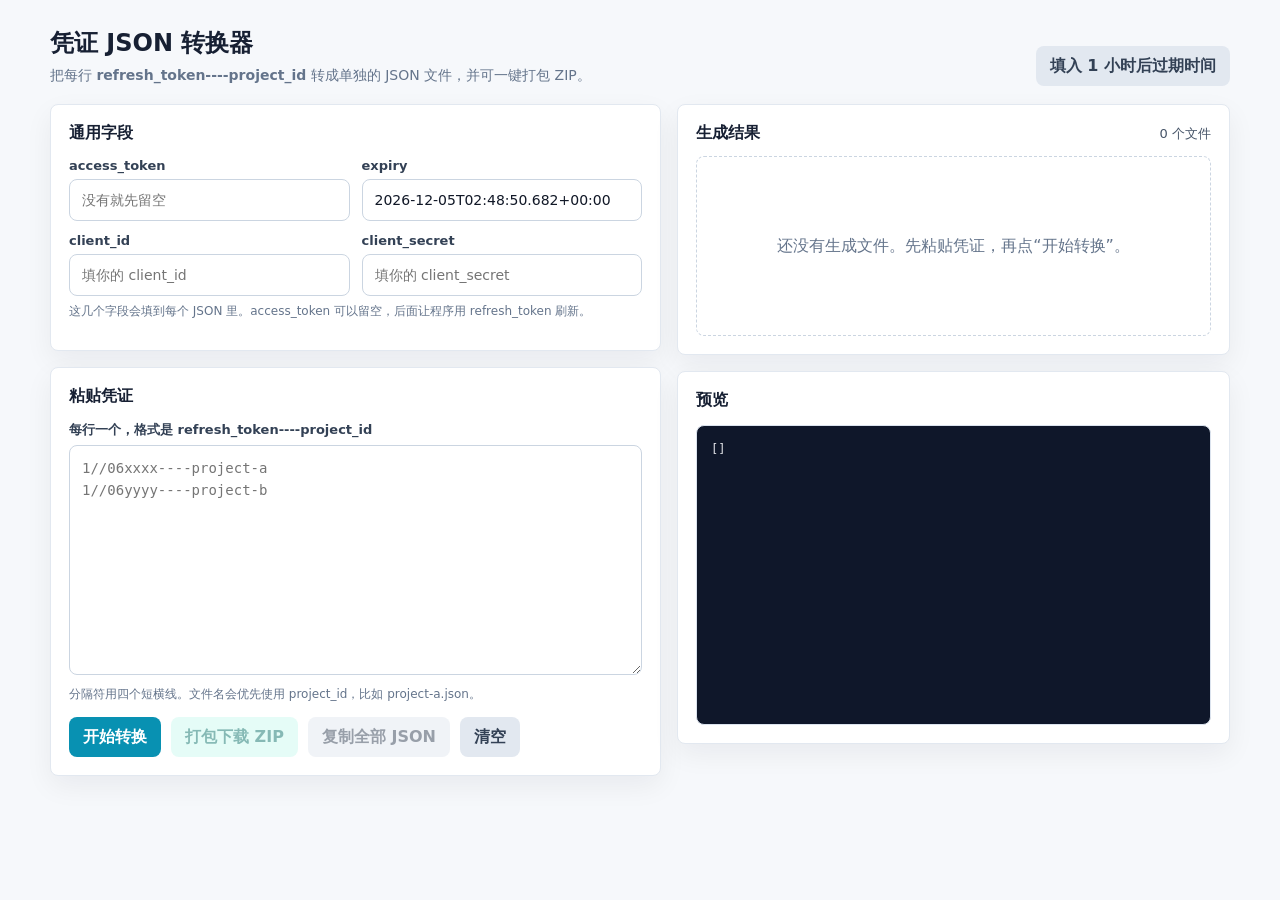
<file: web/json-converter.html>
<!DOCTYPE html>
<html lang="zh-CN">

<head>
    <meta charset="UTF-8">
    <meta name="viewport" content="width=device-width, initial-scale=1.0">
    <title>凭证 JSON 转换器</title>
    <style>
        * {
            box-sizing: border-box;
        }

        body {
            margin: 0;
            min-height: 100vh;
            font-family: system-ui, -apple-system, BlinkMacSystemFont, "Segoe UI", sans-serif;
            color: #172033;
            background: #f6f8fb;
        }

        .app {
            width: min(1180px, calc(100% - 32px));
            margin: 0 auto;
            padding: 28px 0 40px;
        }

        header {
            display: flex;
            align-items: flex-end;
            justify-content: space-between;
            gap: 16px;
            margin-bottom: 18px;
        }

        h1 {
            margin: 0 0 6px;
            font-size: 24px;
            line-height: 1.25;
        }

        .subtle {
            margin: 0;
            color: #64748b;
            font-size: 14px;
            line-height: 1.6;
        }

        .layout {
            display: grid;
            grid-template-columns: minmax(0, 1.05fr) minmax(320px, 0.95fr);
            gap: 16px;
            align-items: start;
        }

        .panel {
            background: #fff;
            border: 1px solid #e2e8f0;
            border-radius: 8px;
            padding: 18px;
            box-shadow: 0 10px 28px rgba(15, 23, 42, 0.06);
        }

        .panel + .panel {
            margin-top: 16px;
        }

        .panel-title {
            margin: 0 0 14px;
            font-size: 16px;
            font-weight: 700;
        }

        .grid {
            display: grid;
            grid-template-columns: 1fr 1fr;
            gap: 12px;
        }

        label {
            display: block;
            margin-bottom: 6px;
            font-size: 13px;
            font-weight: 650;
            color: #334155;
        }

        input,
        textarea {
            width: 100%;
            border: 1px solid #cbd5e1;
            border-radius: 8px;
            background: #fff;
            color: #111827;
            font: inherit;
            font-size: 14px;
            transition: border-color 0.15s, box-shadow 0.15s;
        }

        input {
            height: 42px;
            padding: 0 12px;
        }

        textarea {
            min-height: 230px;
            padding: 12px;
            resize: vertical;
            line-height: 1.55;
            font-family: "Cascadia Mono", Consolas, monospace;
        }

        input:focus,
        textarea:focus {
            outline: none;
            border-color: #0891b2;
            box-shadow: 0 0 0 3px rgba(8, 145, 178, 0.14);
        }

        .hint {
            margin-top: 6px;
            color: #64748b;
            font-size: 12px;
            line-height: 1.5;
        }

        .actions {
            display: flex;
            gap: 10px;
            flex-wrap: wrap;
            margin-top: 14px;
        }

        button {
            border: 0;
            border-radius: 8px;
            min-height: 40px;
            padding: 0 14px;
            color: #fff;
            background: #0891b2;
            font: inherit;
            font-weight: 700;
            cursor: pointer;
        }

        button:hover {
            background: #0e7490;
        }

        button.secondary {
            color: #334155;
            background: #e2e8f0;
        }

        button.secondary:hover {
            background: #cbd5e1;
        }

        button.ghost {
            color: #0f766e;
            background: #ccfbf1;
        }

        button.ghost:hover {
            background: #99f6e4;
        }

        button:disabled {
            cursor: not-allowed;
            opacity: 0.5;
        }

        .status {
            display: none;
            margin-top: 12px;
            padding: 10px 12px;
            border-radius: 8px;
            font-size: 13px;
            line-height: 1.5;
        }

        .status.show {
            display: block;
        }

        .status.ok {
            color: #065f46;
            background: #d1fae5;
        }

        .status.warn {
            color: #92400e;
            background: #fef3c7;
        }

        .status.error {
            color: #991b1b;
            background: #fee2e2;
        }

        .result-bar {
            display: flex;
            align-items: center;
            justify-content: space-between;
            gap: 12px;
            margin-bottom: 12px;
        }

        .count {
            color: #475569;
            font-size: 13px;
        }

        .file-list {
            display: grid;
            gap: 10px;
            max-height: 300px;
            overflow: auto;
            padding-right: 4px;
        }

        .file-item {
            display: grid;
            grid-template-columns: 1fr auto;
            gap: 10px;
            align-items: center;
            padding: 10px 12px;
            border: 1px solid #e2e8f0;
            border-radius: 8px;
            background: #f8fafc;
        }

        .file-name {
            overflow: hidden;
            color: #0f172a;
            font-family: "Cascadia Mono", Consolas, monospace;
            font-size: 13px;
            text-overflow: ellipsis;
            white-space: nowrap;
        }

        .mini {
            min-height: 32px;
            padding: 0 10px;
            font-size: 12px;
        }

        pre {
            min-height: 300px;
            max-height: 480px;
            margin: 0;
            overflow: auto;
            padding: 14px;
            border: 1px solid #dbe3ee;
            border-radius: 8px;
            background: #0f172a;
            color: #e5e7eb;
            font-size: 12px;
            line-height: 1.55;
            white-space: pre-wrap;
            word-break: break-word;
        }

        .empty {
            display: grid;
            min-height: 180px;
            place-items: center;
            border: 1px dashed #cbd5e1;
            border-radius: 8px;
            color: #64748b;
            text-align: center;
            padding: 16px;
        }

        @media (max-width: 860px) {
            header {
                align-items: flex-start;
                flex-direction: column;
            }

            .layout {
                grid-template-columns: 1fr;
            }

            .grid {
                grid-template-columns: 1fr;
            }

            .app {
                width: min(100% - 20px, 1180px);
                padding-top: 18px;
            }
        }
    </style>
</head>

<body>
    <main class="app">
        <header>
            <div>
                <h1>凭证 JSON 转换器</h1>
                <p class="subtle">把每行 <strong>refresh_token----project_id</strong> 转成单独的 JSON 文件，并可一键打包 ZIP。</p>
            </div>
            <button class="secondary" type="button" id="fillExpiryBtn">填入 1 小时后过期时间</button>
        </header>

        <section class="layout">
            <div>
                <section class="panel">
                    <p class="panel-title">通用字段</p>
                    <div class="grid">
                        <div>
                            <label for="accessToken">access_token</label>
                            <input id="accessToken" autocomplete="off" placeholder="没有就先留空">
                        </div>
                        <div>
                            <label for="expiry">expiry</label>
                            <input id="expiry" autocomplete="off" placeholder="例如 2026-05-13T19:30:09.868908+00:00">
                        </div>
                        <div>
                            <label for="clientId">client_id</label>
                            <input id="clientId" autocomplete="off" placeholder="填你的 client_id">
                        </div>
                        <div>
                            <label for="clientSecret">client_secret</label>
                            <input id="clientSecret" autocomplete="off" placeholder="填你的 client_secret">
                        </div>
                    </div>
                    <p class="hint">这几个字段会填到每个 JSON 里。access_token 可以留空，后面让程序用 refresh_token 刷新。</p>
                </section>

                <section class="panel">
                    <p class="panel-title">粘贴凭证</p>
                    <label for="sourceText">每行一个，格式是 refresh_token----project_id</label>
                    <textarea id="sourceText" spellcheck="false" placeholder="1//06xxxx----project-a&#10;1//06yyyy----project-b"></textarea>
                    <p class="hint">分隔符用四个短横线。文件名会优先使用 project_id，比如 project-a.json。</p>
                    <div class="actions">
                        <button type="button" id="convertBtn">开始转换</button>
                        <button class="ghost" type="button" id="downloadZipBtn" disabled>打包下载 ZIP</button>
                        <button class="secondary" type="button" id="copyAllBtn" disabled>复制全部 JSON</button>
                        <button class="secondary" type="button" id="clearBtn">清空</button>
                    </div>
                    <div id="status" class="status"></div>
                </section>
            </div>

            <div>
                <section class="panel">
                    <div class="result-bar">
                        <p class="panel-title" style="margin:0">生成结果</p>
                        <span class="count" id="resultCount">0 个文件</span>
                    </div>
                    <div id="fileList" class="empty">还没有生成文件。先粘贴凭证，再点“开始转换”。</div>
                </section>

                <section class="panel">
                    <p class="panel-title">预览</p>
                    <pre id="preview">[]</pre>
                </section>
            </div>
        </section>
    </main>

    <script>
        const state = {
            files: []
        };

        const els = {
            accessToken: document.getElementById('accessToken'),
            expiry: document.getElementById('expiry'),
            clientId: document.getElementById('clientId'),
            clientSecret: document.getElementById('clientSecret'),
            sourceText: document.getElementById('sourceText'),
            status: document.getElementById('status'),
            fileList: document.getElementById('fileList'),
            resultCount: document.getElementById('resultCount'),
            preview: document.getElementById('preview'),
            downloadZipBtn: document.getElementById('downloadZipBtn'),
            copyAllBtn: document.getElementById('copyAllBtn')
        };

        function setStatus(type, text) {
            els.status.className = 'status show ' + type;
            els.status.textContent = text;
        }

        function clearStatus() {
            els.status.className = 'status';
            els.status.textContent = '';
        }

        function makeExpiryAfterOneHour() {
            const date = new Date(Date.now() + 60 * 60 * 1000);
            return date.toISOString().replace('Z', '+00:00');
        }

        function safeFileName(value, fallback) {
            const cleaned = (value || '')
                .trim()
                .replace(/[\\/:*?"<>|]+/g, '-')
                .replace(/\s+/g, '-')
                .replace(/^-+|-+$/g, '');
            return (cleaned || fallback) + '.json';
        }

        function uniqueFileName(name, used) {
            if (!used.has(name)) {
                used.add(name);
                return name;
            }

            const dot = name.lastIndexOf('.');
            const base = dot >= 0 ? name.slice(0, dot) : name;
            const ext = dot >= 0 ? name.slice(dot) : '';
            let i = 2;
            let next = base + '-' + i + ext;
            while (used.has(next)) {
                i += 1;
                next = base + '-' + i + ext;
            }
            used.add(next);
            return next;
        }

        function parseLine(line, index) {
            const delimiter = '----';
            const cut = line.lastIndexOf(delimiter);
            if (cut < 0) {
                throw new Error('第 ' + index + ' 行少了分隔符 ----');
            }

            const refreshToken = line.slice(0, cut).trim();
            const projectId = line.slice(cut + delimiter.length).trim();
            if (!refreshToken) {
                throw new Error('第 ' + index + ' 行 refresh_token 是空的');
            }
            if (!projectId) {
                throw new Error('第 ' + index + ' 行 project_id 是空的');
            }
            return { refreshToken, projectId };
        }

        function buildCredential(item) {
            return {
                access_token: els.accessToken.value.trim(),
                refresh_token: item.refreshToken,
                client_id: els.clientId.value.trim(),
                client_secret: els.clientSecret.value.trim(),
                project_id: item.projectId,
                expiry: els.expiry.value.trim()
            };
        }

        function convert() {
            clearStatus();
            const lines = els.sourceText.value
                .split(/\r?\n/)
                .map(line => line.trim())
                .filter(Boolean);

            if (lines.length === 0) {
                state.files = [];
                render();
                setStatus('warn', '先粘贴至少一行凭证。');
                return;
            }

            const errors = [];
            const files = [];
            const usedNames = new Set();

            lines.forEach((line, lineIndex) => {
                try {
                    const parsed = parseLine(line, lineIndex + 1);
                    const credential = buildCredential(parsed);
                    const fileName = uniqueFileName(safeFileName(parsed.projectId, 'credential-' + String(lineIndex + 1).padStart(2, '0')), usedNames);
                    files.push({
                        name: fileName,
                        data: credential,
                        text: JSON.stringify(credential, null, 2)
                    });
                } catch (err) {
                    errors.push(err.message);
                }
            });

            state.files = files;
            render();

            if (errors.length > 0 && files.length > 0) {
                setStatus('warn', '已生成 ' + files.length + ' 个文件，但有几行没成功：' + errors.join('；'));
                return;
            }
            if (errors.length > 0) {
                setStatus('error', errors.join('；'));
                return;
            }
            setStatus('ok', '转换完成：已生成 ' + files.length + ' 个 JSON 文件。');
        }

        function render() {
            els.resultCount.textContent = state.files.length + ' 个文件';
            els.downloadZipBtn.disabled = state.files.length === 0;
            els.copyAllBtn.disabled = state.files.length === 0;

            if (state.files.length === 0) {
                els.fileList.className = 'empty';
                els.fileList.textContent = '还没有生成文件。先粘贴凭证，再点“开始转换”。';
                els.preview.textContent = '[]';
                return;
            }

            els.fileList.className = 'file-list';
            els.fileList.innerHTML = '';
            state.files.forEach((file, index) => {
                const item = document.createElement('div');
                item.className = 'file-item';

                const name = document.createElement('div');
                name.className = 'file-name';
                name.title = file.name;
                name.textContent = file.name;

                const button = document.createElement('button');
                button.className = 'mini secondary';
                button.type = 'button';
                button.textContent = '下载';
                button.addEventListener('click', () => downloadJson(index));

                item.append(name, button);
                els.fileList.append(item);
            });

            els.preview.textContent = state.files.map(file => file.name + '\n' + file.text).join('\n\n');
        }

        function downloadBlob(blob, fileName) {
            const url = URL.createObjectURL(blob);
            const link = document.createElement('a');
            link.href = url;
            link.download = fileName;
            document.body.appendChild(link);
            link.click();
            link.remove();
            URL.revokeObjectURL(url);
        }

        function downloadJson(index) {
            const file = state.files[index];
            if (!file) return;
            downloadBlob(new Blob([file.text], { type: 'application/json;charset=utf-8' }), file.name);
        }

        function copyAllJson() {
            const text = state.files.map(file => file.name + '\n' + file.text).join('\n\n');
            navigator.clipboard.writeText(text).then(() => {
                setStatus('ok', '已复制全部 JSON。');
            }).catch(() => {
                setStatus('error', '浏览器不允许自动复制，可以在预览框里手动复制。');
            });
        }

        const crcTable = (() => {
            const table = new Uint32Array(256);
            for (let i = 0; i < 256; i++) {
                let c = i;
                for (let k = 0; k < 8; k++) {
                    c = c & 1 ? 0xedb88320 ^ (c >>> 1) : c >>> 1;
                }
                table[i] = c >>> 0;
            }
            return table;
        })();

        function crc32(bytes) {
            let crc = 0xffffffff;
            for (const byte of bytes) {
                crc = crcTable[(crc ^ byte) & 0xff] ^ (crc >>> 8);
            }
            return (crc ^ 0xffffffff) >>> 0;
        }

        function u16(value) {
            return new Uint8Array([value & 0xff, (value >>> 8) & 0xff]);
        }

        function u32(value) {
            return new Uint8Array([
                value & 0xff,
                (value >>> 8) & 0xff,
                (value >>> 16) & 0xff,
                (value >>> 24) & 0xff
            ]);
        }

        function dosTimeDate(date) {
            const year = Math.max(1980, date.getFullYear());
            const dosTime = (date.getHours() << 11) | (date.getMinutes() << 5) | Math.floor(date.getSeconds() / 2);
            const dosDate = ((year - 1980) << 9) | ((date.getMonth() + 1) << 5) | date.getDate();
            return { dosTime, dosDate };
        }

        function makeZip(files) {
            const encoder = new TextEncoder();
            const chunks = [];
            const central = [];
            let offset = 0;
            const now = dosTimeDate(new Date());

            files.forEach(file => {
                const nameBytes = encoder.encode(file.name);
                const dataBytes = encoder.encode(file.text);
                const crc = crc32(dataBytes);

                const localParts = [
                    u32(0x04034b50),
                    u16(20),
                    u16(0x0800),
                    u16(0),
                    u16(now.dosTime),
                    u16(now.dosDate),
                    u32(crc),
                    u32(dataBytes.length),
                    u32(dataBytes.length),
                    u16(nameBytes.length),
                    u16(0),
                    nameBytes,
                    dataBytes
                ];
                chunks.push(...localParts);

                central.push(
                    u32(0x02014b50),
                    u16(20),
                    u16(20),
                    u16(0x0800),
                    u16(0),
                    u16(now.dosTime),
                    u16(now.dosDate),
                    u32(crc),
                    u32(dataBytes.length),
                    u32(dataBytes.length),
                    u16(nameBytes.length),
                    u16(0),
                    u16(0),
                    u16(0),
                    u16(0),
                    u32(0),
                    u32(offset),
                    nameBytes
                );

                offset += localParts.reduce((sum, part) => sum + part.length, 0);
            });

            const centralOffset = offset;
            const centralSize = central.reduce((sum, part) => sum + part.length, 0);
            const end = [
                u32(0x06054b50),
                u16(0),
                u16(0),
                u16(files.length),
                u16(files.length),
                u32(centralSize),
                u32(centralOffset),
                u16(0)
            ];

            return new Blob([...chunks, ...central, ...end], { type: 'application/zip' });
        }

        function downloadZip() {
            if (state.files.length === 0) return;
            const date = new Date().toISOString().slice(0, 10);
            downloadBlob(makeZip(state.files), 'credentials-' + date + '.zip');
        }

        document.getElementById('convertBtn').addEventListener('click', convert);
        document.getElementById('downloadZipBtn').addEventListener('click', downloadZip);
        document.getElementById('copyAllBtn').addEventListener('click', copyAllJson);
        document.getElementById('clearBtn').addEventListener('click', () => {
            els.sourceText.value = '';
            state.files = [];
            clearStatus();
            render();
        });
        document.getElementById('fillExpiryBtn').addEventListener('click', () => {
            els.expiry.value = makeExpiryAfterOneHour();
        });

        els.expiry.value = makeExpiryAfterOneHour();
        render();
    </script>
</body>

</html>
</file>
